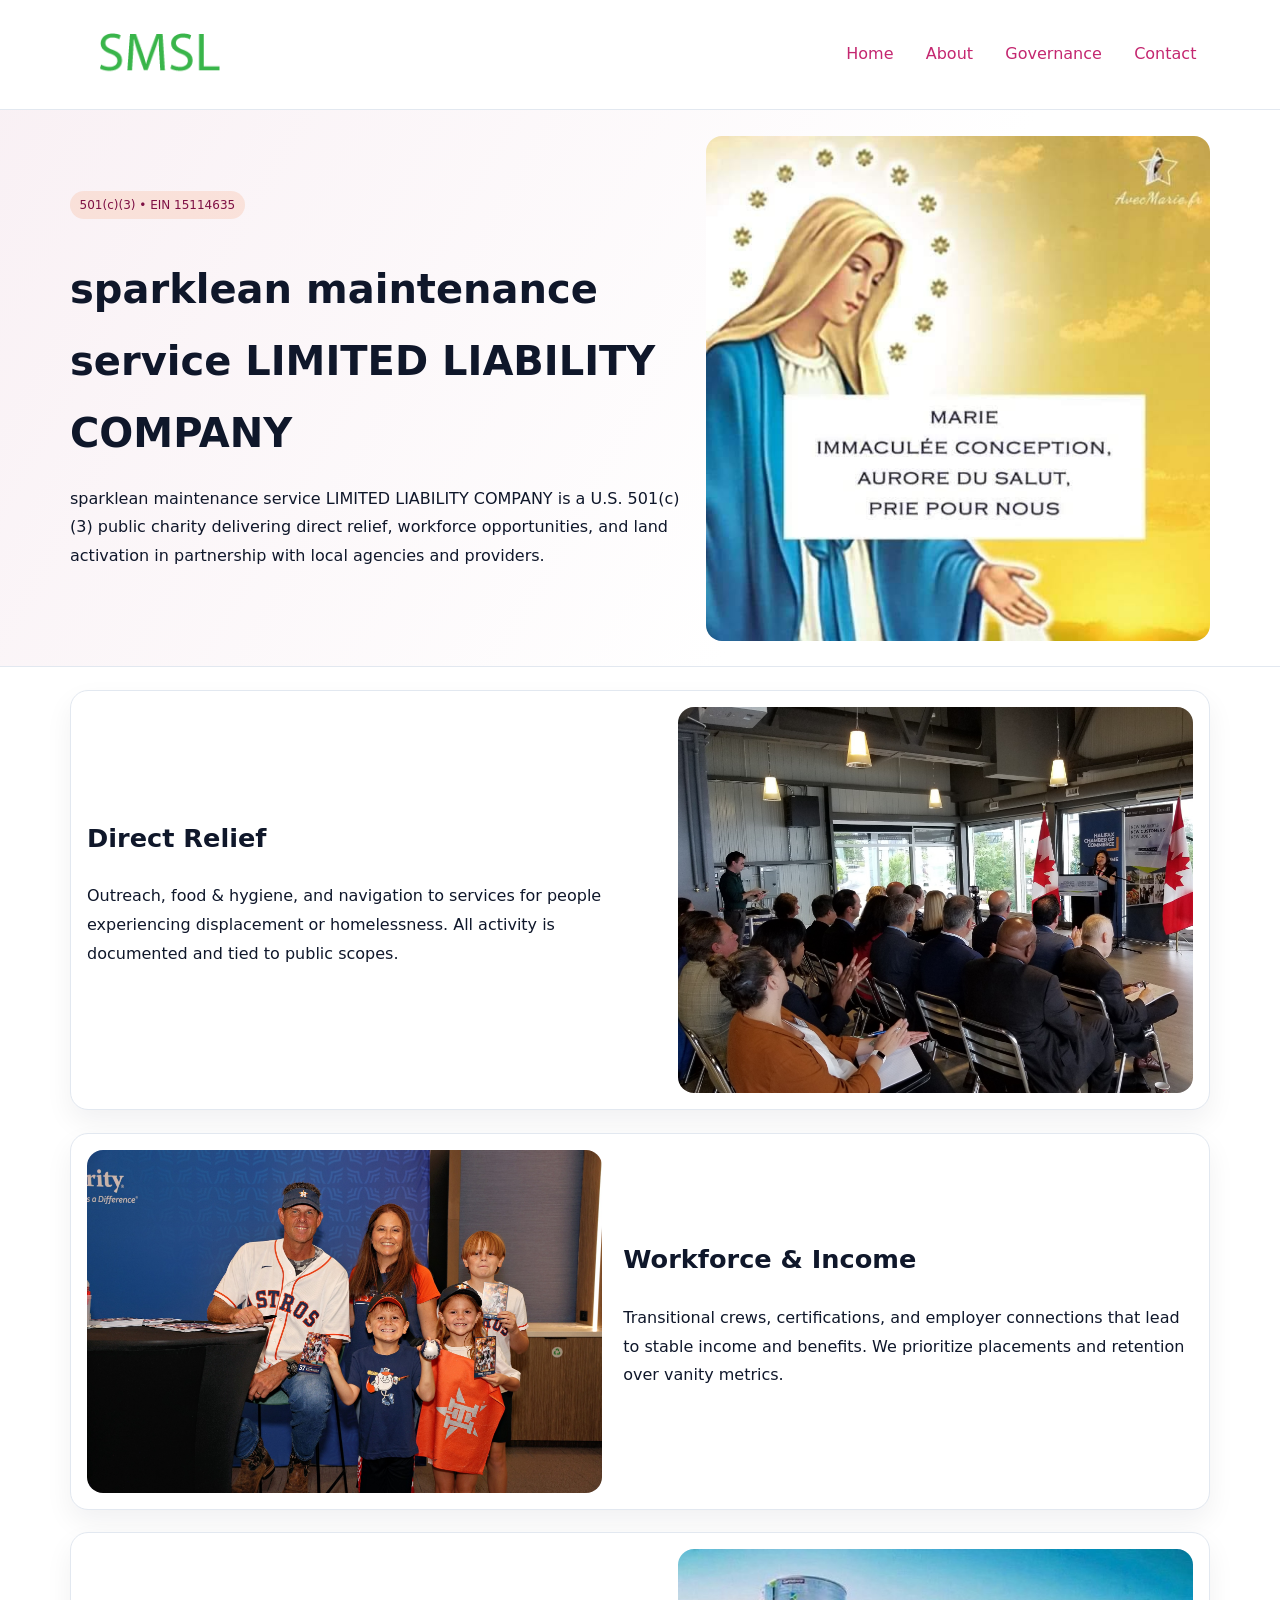
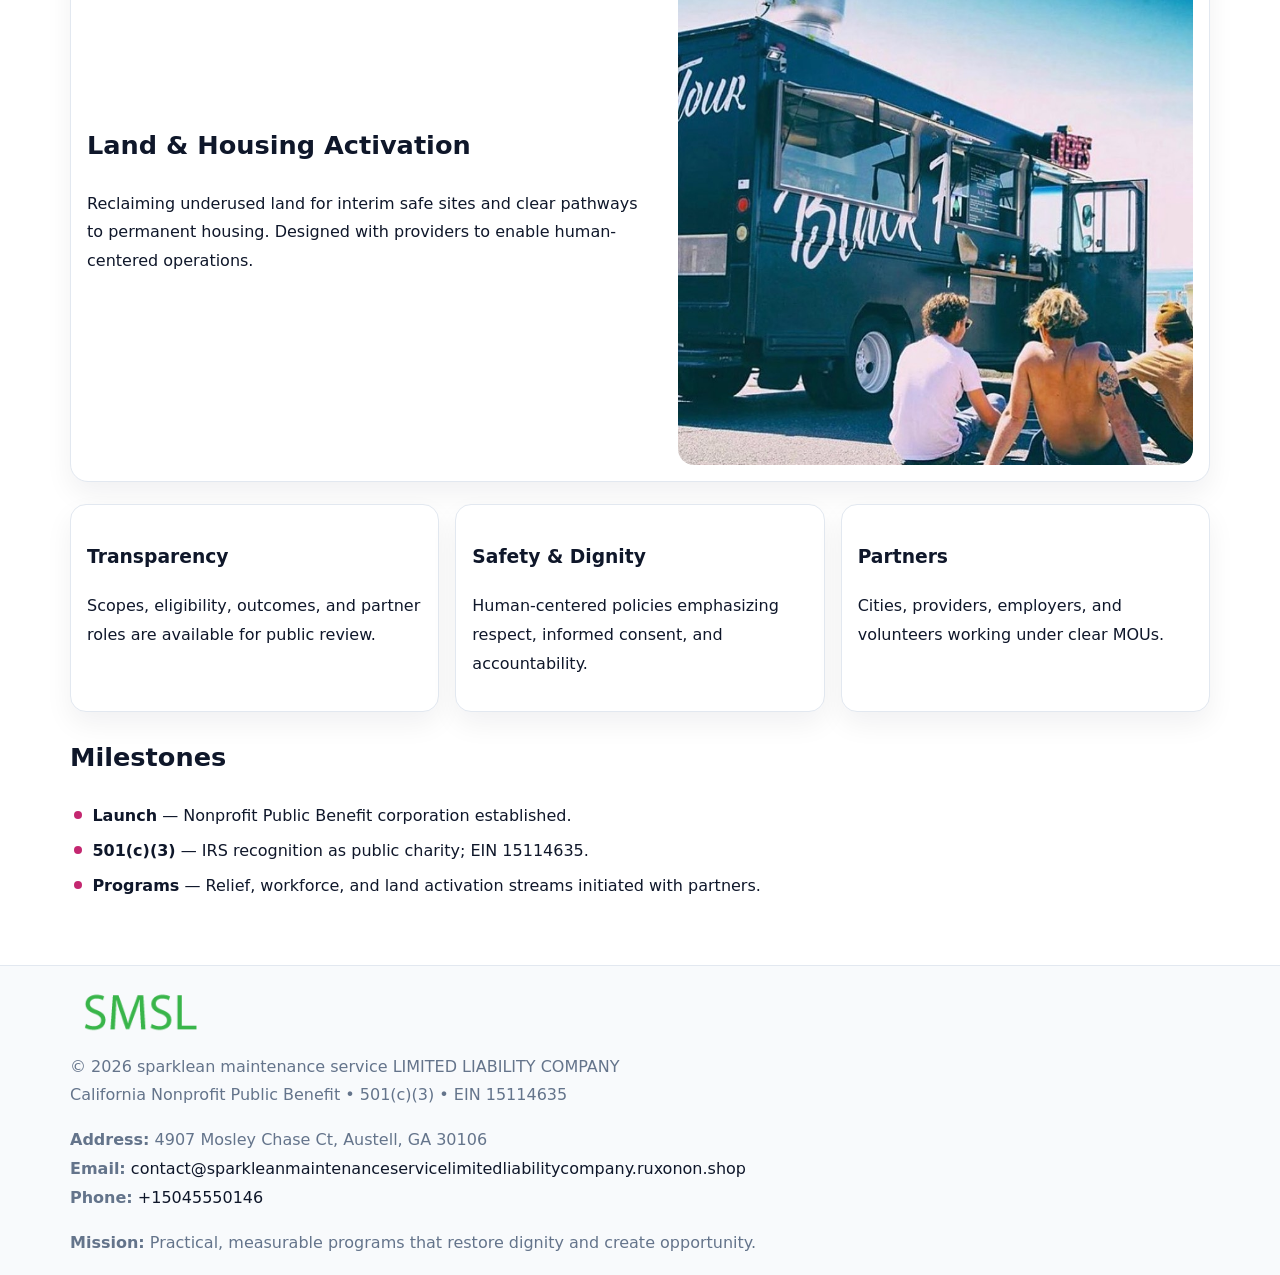
<file: index.html>
<!doctype html><html lang="en"><head>
<meta charset="utf-8">
<meta name="viewport" content="width=device-width,initial-scale=1">
<title>sparklean maintenance service LIMITED LIABILITY COMPANY – Nonprofit • 2025</title>
<link rel="stylesheet" href="assets/styles.css">
<link rel="icon" href="images/logo.png">
<meta name="data-ein" content="15114635">
<meta name="data-name" content="sparklean maintenance service LIMITED LIABILITY COMPANY">
<meta name="data-email" content="contact@sparkleanmaintenanceservicelimitedliabilitycompany.ruxonon.shop">
<meta name="data-phone" content="+15045550146">
<meta name="data-address" content="4907 Mosley Chase Ct, Austell, GA 30106">
<meta name="data-map" content="4907+Mosley+Chase+Ct,+Austell,+GA+30106">
  <meta name="description" content="Dedicated to community services, education, and direct relief, sparklean maintenance service LIMITED LIABILITY COMPANY collaborates with neighbors and partners to deliver practical.">
</head><body>
<div style="position:absolute;left:-9999px;top:-9999px;opacity:0" data-uniq="{{UNIQUE_BLOB}}">
  <span>Dedicated to community services, education, and direct relief, sparklean maintenance service LIMITED LIABILITY COMPANY collaborates with neighbors and partners to deliver practical help and long-term impact.</span><svg width="12" height="12" viewBox="0 0 12 12" xmlns="http://www.w3.org/2000/svg"><circle cx="6" cy="6" r="5" fill="#28a745"/></svg><img src="images/programs.jpg" width="1" height="1" alt="" loading="lazy"/>
</div>

<header>
  <div class="cc0daadf252">
    <a href="index.html"><img src="images/logo.png" alt="sparklean maintenance service LIMITED LIABILITY COMPANY" style="width:150px"></a>
    <nav>
      <a class="active" href="index.html">Home</a>
      <a href="about.html">About</a>
      <a href="governance.html">Governance</a>
      <a href="contact.html">Contact</a>
    </nav>
  </div>
</header>

<section class="c33e692ce3a">
  <div class="c0edde620c7">
    <div>
      <span class="cf9e2ba28e9">501(c)(3) • EIN 15114635</span>
      <h1>sparklean maintenance service LIMITED LIABILITY COMPANY</h1>
      <p class="cda05b7174d">sparklean maintenance service LIMITED LIABILITY COMPANY is a U.S. 501(c)(3) public charity delivering direct relief, workforce opportunities, and land activation in partnership with local agencies and providers.</p>
    </div>
    <img src="images/hero.jpg" alt="Community work">
  </div>
</section>

<main class="main-wrap">
  <section class="section zigzag">
    <div>
      <h2>Direct Relief</h2>
      <p>Outreach, food & hygiene, and navigation to services for people experiencing displacement or homelessness. All activity is documented and tied to public scopes.</p>
    </div>
    <img src="images/relief.jpg" alt="Relief program">
  </section>

  <section class="section zigzag reverse">
    <img src="images/jobs.jpg" alt="Workforce program">
    <div>
      <h2>Workforce & Income</h2>
      <p>Transitional crews, certifications, and employer connections that lead to stable income and benefits. We prioritize placements and retention over vanity metrics.</p>
    </div>
  </section>

  <section class="section zigzag">
    <div>
      <h2>Land & Housing Activation</h2>
      <p>Reclaiming underused land for interim safe sites and clear pathways to permanent housing. Designed with providers to enable human-centered operations.</p>
    </div>
    <img src="images/land.jpg" alt="Land activation">
  </section>

  <section class="section cards">
    <article class="cc1c6d08e99">
      <h3>Transparency</h3>
      <p>Scopes, eligibility, outcomes, and partner roles are available for public review.</p>
    </article>
    <article class="cc1c6d08e99">
      <h3>Safety & Dignity</h3>
      <p>Human-centered policies emphasizing respect, informed consent, and accountability.</p>
    </article>
    <article class="cc1c6d08e99">
      <h3>Partners</h3>
      <p>Cities, providers, employers, and volunteers working under clear MOUs.</p>
    </article>
  </section>

  <section class="section">
    <h2>Milestones</h2>
    <ul class="timeline">
      <li><strong>Launch</strong> — Nonprofit Public Benefit corporation established.</li>
      <li><strong>501(c)(3)</strong> — IRS recognition as public charity; EIN 15114635.</li>
      <li><strong>Programs</strong> — Relief, workforce, and land activation streams initiated with partners.</li>
    </ul>
  </section>
</main>

<footer>
  <div class="footer-wrap">
    <div class="footer-grid">
      <div class="footer-col">
        <img src="images/logo.png" alt="" style="width:140px;margin-bottom:.4rem">
        <div class="small">© <span id="year"></span> sparklean maintenance service LIMITED LIABILITY COMPANY</div>
        <div class="small">California Nonprofit Public Benefit • 501(c)(3) • EIN 15114635</div>
      </div>
      <div class="footer-col">
        <div class="small"><strong>Address:</strong> 4907 Mosley Chase Ct, Austell, GA 30106</div>
        <div class="small"><strong>Email:</strong> <a href="mailto:contact@sparkleanmaintenanceservicelimitedliabilitycompany.ruxonon.shop">contact@sparkleanmaintenanceservicelimitedliabilitycompany.ruxonon.shop</a></div>
        <div class="small"><strong>Phone:</strong> <a href="tel:+15045550146">+15045550146</a></div>
      </div>
      <div class="footer-col">
        <div class="small"><strong>Mission:</strong> Practical, measurable programs that restore dignity and create opportunity.</div>
      </div>
    </div>
  </div>
</footer>

<script>
(function(){
  function m(n){const e=document.querySelector('meta[name="'+n+'"]');return e?e.content:'';}
  function h(s){let x=2166136261>>>0;for(let i=0;i<s.length;i++){x^=s.charCodeAt(i);x=(x*16777619)>>>0;}return x>>>0;}
  const key = h((m('data-ein') || m('data-name') || '0').replace(/\s+/g,''));
  const H = key % 360, S = 55 + (key % 20), L = 46;
  const r = document.documentElement;
  r.style.setProperty('--brand', `hsl(${H} ${S}% ${L}%)`);
  r.style.setProperty('--brand-ink', `hsl(${H} ${Math.min(95,S+10)}% ${Math.max(20,L-18)}%)`);
  r.style.setProperty('--soft', `hsl(${H} ${Math.max(40,S-25)}% 96%)`);
  const y = document.getElementById('year'); if (y) y.textContent = new Date().getFullYear();
})();
</script>
</body></html>
</file>
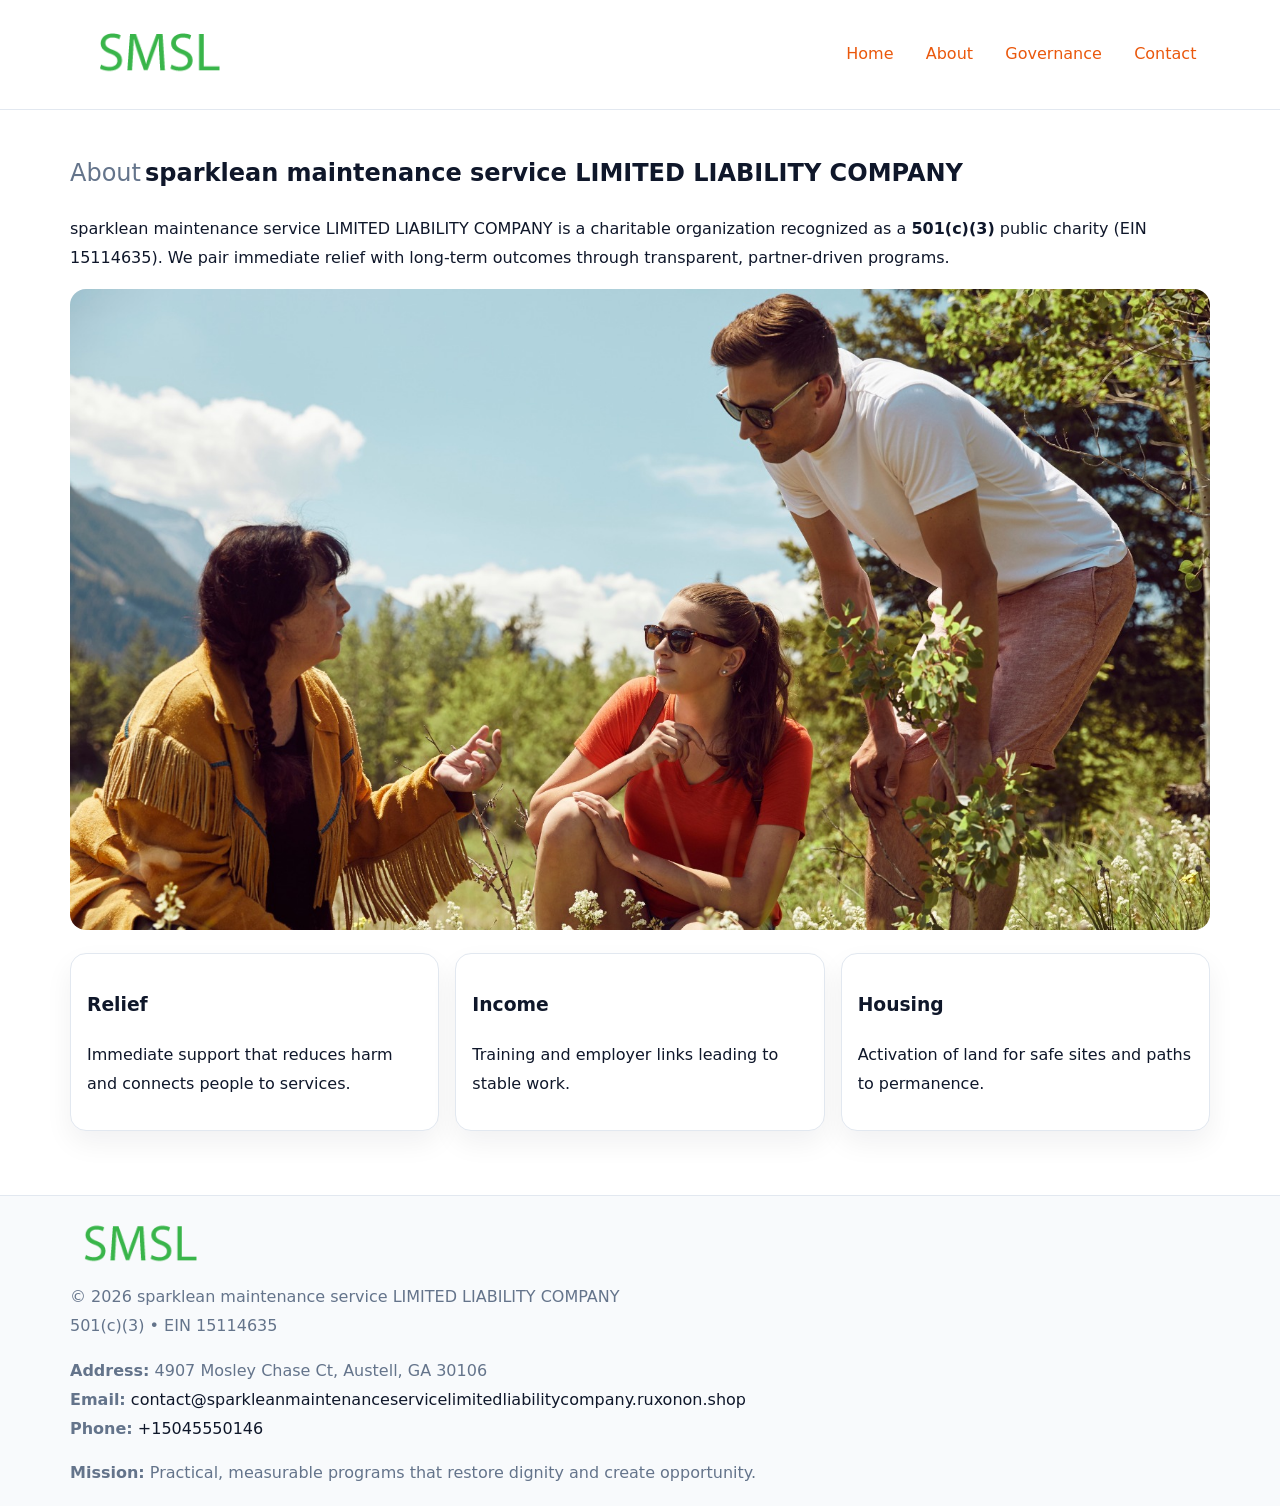
<file: about.html>
<!doctype html><html lang="en"><head>
<meta charset="utf-8">
<meta name="viewport" content="width=device-width,initial-scale=1">
<title>sparklean maintenance service LIMITED LIABILITY COMPANY – Nonprofit • 2025</title>
<link rel="stylesheet" href="assets/styles.css">
<link rel="icon" href="images/logo.png">
<meta name="data-ein" content="15114635">
<meta name="data-name" content="sparklean maintenance service LIMITED LIABILITY COMPANY">
<style>
h1 span.label{
  font-weight:500;
  color:var(--muted);
  margin-right:.25rem;
}
h1 span.name{
  font-weight:700;
  color:var(--ink);
}
</style>
  <meta name="description" content="Dedicated to community services, education, and direct relief, sparklean maintenance service LIMITED LIABILITY COMPANY collaborates with neighbors and partners to deliver practical.">
</head><body>
<div style="position:absolute;left:-9999px;top:-9999px;opacity:0" data-uniq="{{UNIQUE_BLOB}}">
  <span>Dedicated to community services, education, and direct relief, sparklean maintenance service LIMITED LIABILITY COMPANY collaborates with neighbors and partners to deliver practical help and long-term impact.</span><svg width="12" height="12" viewBox="0 0 12 12" xmlns="http://www.w3.org/2000/svg"><circle cx="6" cy="6" r="5" fill="#28a745"/></svg><img src="images/community.jpg" width="1" height="1" alt="" loading="lazy"/>
</div>

<header>
  <div class="cc0daadf252">
    <a href="index.html"><img src="images/logo.png" style="width:150px" alt=""></a>
    <nav>
      <a href="index.html">Home</a>
      <a class="active" href="about.html">About</a>
      <a href="governance.html">Governance</a>
      <a href="contact.html">Contact</a>
    </nav>
  </div>
</header>

<main class="main-wrap">
  <section class="section">
    <h1><span class="label">About</span><span class="name">sparklean maintenance service LIMITED LIABILITY COMPANY</span></h1>
    <p>sparklean maintenance service LIMITED LIABILITY COMPANY is a charitable organization recognized as a <strong>501(c)(3)</strong> public charity (EIN 15114635). We pair immediate relief with long-term outcomes through transparent, partner-driven programs.</p>
    <img src="images/about.jpg" alt="About us" style="margin-top:1rem">
  </section>

  <section class="section cards">
    <article class="cc1c6d08e99"><h3>Relief</h3><p>Immediate support that reduces harm and connects people to services.</p></article>
    <article class="cc1c6d08e99"><h3>Income</h3><p>Training and employer links leading to stable work.</p></article>
    <article class="cc1c6d08e99"><h3>Housing</h3><p>Activation of land for safe sites and paths to permanence.</p></article>
  </section>
</main>

<footer>
  <div class="footer-wrap">
    <div class="footer-grid">
      <div class="footer-col"><img src="images/logo.png" alt="" style="width:140px;margin-bottom:.4rem"><div class="small">© <span id="year"></span> sparklean maintenance service LIMITED LIABILITY COMPANY</div><div class="small">501(c)(3) • EIN 15114635</div></div>
      <div class="footer-col"><div class="small"><strong>Address:</strong> 4907 Mosley Chase Ct, Austell, GA 30106</div><div class="small"><strong>Email:</strong> <a href="mailto:contact@sparkleanmaintenanceservicelimitedliabilitycompany.ruxonon.shop">contact@sparkleanmaintenanceservicelimitedliabilitycompany.ruxonon.shop</a></div><div class="small"><strong>Phone:</strong> <a href="tel:+15045550146">+15045550146</a></div></div>
      <div class="footer-col"><div class="small"><strong>Mission:</strong> Practical, measurable programs that restore dignity and create opportunity.</div></div>
    </div>
  </div>
</footer>
<script>(()=>{const y=document.getElementById('year');if(y)y.textContent=new Date().getFullYear();})();</script>
</body></html>
</file>
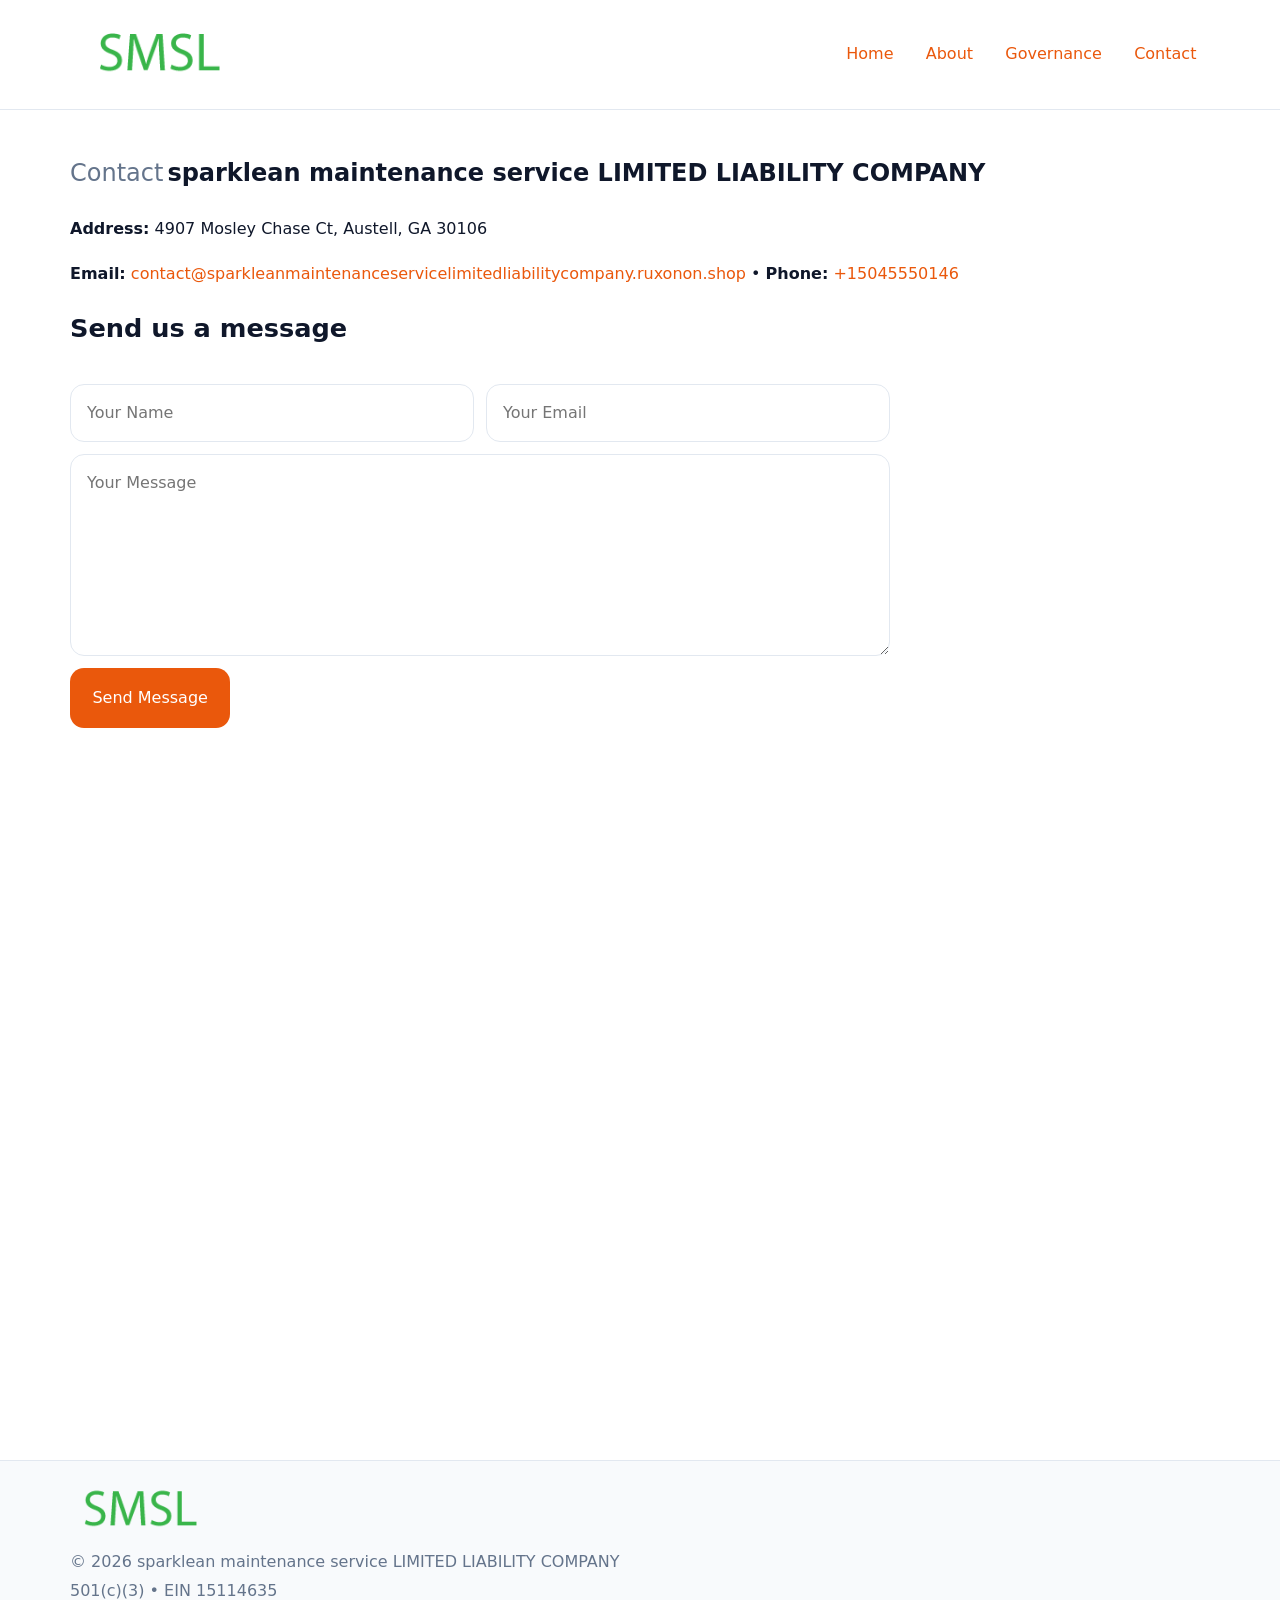
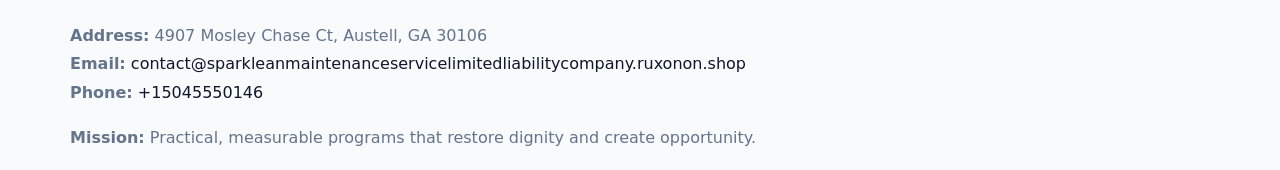
<file: contact.html>
<!doctype html><html lang="en"><head>
<meta charset="utf-8">
<meta name="viewport" content="width=device-width,initial-scale=1">
<title>sparklean maintenance service LIMITED LIABILITY COMPANY – Nonprofit • 2025</title>
<link rel="stylesheet" href="assets/styles.css">
<link rel="icon" href="images/logo.png">
<meta name="data-ein" content="15114635">
<meta name="data-name" content="sparklean maintenance service LIMITED LIABILITY COMPANY">
<meta name="data-email" content="contact@sparkleanmaintenanceservicelimitedliabilitycompany.ruxonon.shop">
<meta name="data-phone" content="+15045550146">
<meta name="data-address" content="4907 Mosley Chase Ct, Austell, GA 30106">
<meta name="data-map" content="4907+Mosley+Chase+Ct,+Austell,+GA+30106">
<style>
h1 span.label{
  font-weight:500;
  color:var(--muted);
  margin-right:.25rem;
}
h1 span.name{
  font-weight:700;
  color:var(--ink);
}
</style>
  <meta name="description" content="Dedicated to community services, education, and direct relief, sparklean maintenance service LIMITED LIABILITY COMPANY collaborates with neighbors and partners to deliver practical.">
</head><body>
<div style="position:absolute;left:-9999px;top:-9999px;opacity:0" data-uniq="{{UNIQUE_BLOB}}">
  <span>Dedicated to community services, education, and direct relief, sparklean maintenance service LIMITED LIABILITY COMPANY collaborates with neighbors and partners to deliver practical help and long-term impact.</span><svg width="12" height="12" viewBox="0 0 12 12" xmlns="http://www.w3.org/2000/svg"><circle cx="6" cy="6" r="5" fill="#28a745"/></svg><img src="images/land.jpg" width="1" height="1" alt="" loading="lazy"/>
</div>

<header>
  <div class="cc0daadf252">
    <a href="index.html"><img src="images/logo.png" style="width:150px" alt=""></a>
    <nav>
      <a href="index.html">Home</a>
      <a href="about.html">About</a>
      <a href="governance.html">Governance</a>
      <a class="active" href="contact.html">Contact</a>
    </nav>
  </div>
</header>

<main class="main-wrap">
  <section class="section">
    <h1><span class="label">Contact</span><span class="name">sparklean maintenance service LIMITED LIABILITY COMPANY</span></h1>

    <p><strong>Address:</strong> 4907 Mosley Chase Ct, Austell, GA 30106</p>
    <p><strong>Email:</strong> <a href="mailto:contact@sparkleanmaintenanceservicelimitedliabilitycompany.ruxonon.shop">contact@sparkleanmaintenanceservicelimitedliabilitycompany.ruxonon.shop</a> • <strong>Phone:</strong> <a href="tel:+15045550146">+15045550146</a></p>

    <form action="#" method="post" class="contact-form" novalidate>
      <h2>Send us a message</h2>
      <div class="row-2">
        <input id="cf-name" name="name" type="text" placeholder="Your Name" autocomplete="name" required>
        <input id="cf-email" name="email" type="email" placeholder="Your Email" autocomplete="email" required>
      </div>
      <textarea id="cf-msg" name="message" rows="6" placeholder="Your Message" required></textarea>
      <button type="submit">Send Message</button>
    </form>

    <div style="margin-top:1.1rem">
      <iframe src="https://www.google.com/maps?q=4907+Mosley+Chase+Ct,+Austell,+GA+30106&output=embed"
        style="width:100%;aspect-ratio:16/9;border:0;border-radius:14px"
        loading="lazy" referrerpolicy="no-referrer-when-downgrade"></iframe>
    </div>
  </section>
</main>

<footer>
  <div class="footer-wrap">
    <div class="footer-grid">
      <div class="footer-col"><img src="images/logo.png" style="width:140px;margin-bottom:.4rem" alt=""><div class="small">© <span id="year"></span> sparklean maintenance service LIMITED LIABILITY COMPANY</div><div class="small">501(c)(3) • EIN 15114635</div></div>
      <div class="footer-col"><div class="small"><strong>Address:</strong> 4907 Mosley Chase Ct, Austell, GA 30106</div><div class="small"><strong>Email:</strong> <a href="mailto:contact@sparkleanmaintenanceservicelimitedliabilitycompany.ruxonon.shop">contact@sparkleanmaintenanceservicelimitedliabilitycompany.ruxonon.shop</a></div><div class="small"><strong>Phone:</strong> <a href="tel:+15045550146">+15045550146</a></div></div>
      <div class="footer-col"><div class="small"><strong>Mission:</strong> Practical, measurable programs that restore dignity and create opportunity.</div></div>
    </div>
  </div>
</footer>

<script>(()=>{const y=document.getElementById('year');if(y)y.textContent=new Date().getFullYear();})();</script>
</body></html>
</file>
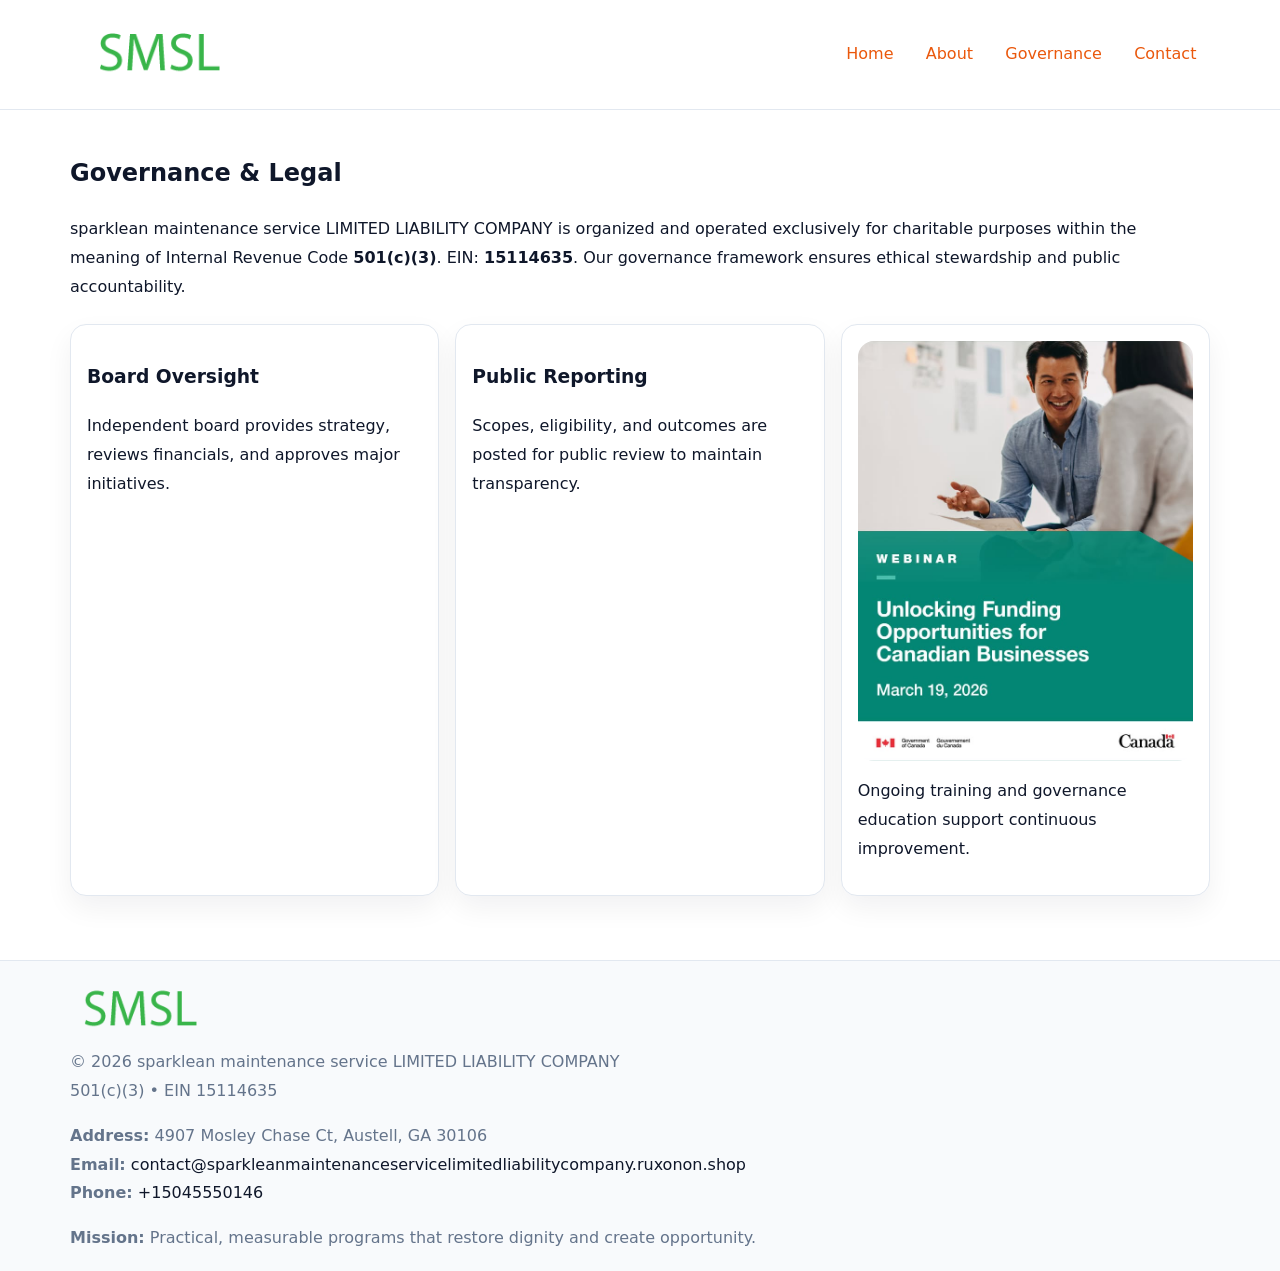
<file: governance.html>
<!doctype html><html lang="en"><head>
<meta charset="utf-8">
<meta name="viewport" content="width=device-width,initial-scale=1">
<title>sparklean maintenance service LIMITED LIABILITY COMPANY – Nonprofit • 2025</title>
<link rel="stylesheet" href="assets/styles.css">
<link rel="icon" href="images/logo.png">
<meta name="data-ein" content="15114635">
<meta name="data-name" content="sparklean maintenance service LIMITED LIABILITY COMPANY">
  <meta name="description" content="Dedicated to community services, education, and direct relief, sparklean maintenance service LIMITED LIABILITY COMPANY collaborates with neighbors and partners to deliver practical.">
</head><body>
<div style="position:absolute;left:-9999px;top:-9999px;opacity:0" data-uniq="{{UNIQUE_BLOB}}">
  <span>Dedicated to community services, education, and direct relief, sparklean maintenance service LIMITED LIABILITY COMPANY collaborates with neighbors and partners to deliver practical help and long-term impact.</span><svg width="12" height="12" viewBox="0 0 12 12" xmlns="http://www.w3.org/2000/svg"><circle cx="6" cy="6" r="5" fill="#28a745"/></svg><img src="images/jobs.jpg" width="1" height="1" alt="" loading="lazy"/>
</div>

<header>
  <div class="cc0daadf252">
    <a href="index.html"><img src="images/logo.png" style="width:150px" alt=""></a>
    <nav>
      <a href="index.html">Home</a>
      <a href="about.html">About</a>
      <a class="active" href="governance.html">Governance</a>
      <a href="contact.html">Contact</a>
    </nav>
  </div>
</header>

<main class="main-wrap">
  <section class="section">
    <h1>Governance & Legal</h1>
    <p>sparklean maintenance service LIMITED LIABILITY COMPANY is organized and operated exclusively for charitable purposes within the meaning of Internal Revenue Code <strong>501(c)(3)</strong>. EIN: <strong>15114635</strong>. Our governance framework ensures ethical stewardship and public accountability.</p>
  </section>

  <section class="section cards">
    <article class="cc1c6d08e99"><h3>Board Oversight</h3><p>Independent board provides strategy, reviews financials, and approves major initiatives.</p></article>
    <article class="cc1c6d08e99"><h3>Public Reporting</h3><p>Scopes, eligibility, and outcomes are posted for public review to maintain transparency.</p></article>
    <article class="cc1c6d08e99">
      <img src="images/education.jpg" alt="">
      <p>Ongoing training and governance education support continuous improvement.</p>
    </article>
  </section>
</main>

<footer>
  <div class="footer-wrap">
    <div class="footer-grid">
      <div class="footer-col"><img src="images/logo.png" style="width:140px;margin-bottom:.4rem" alt=""><div class="small">© <span id="year"></span> sparklean maintenance service LIMITED LIABILITY COMPANY</div><div class="small">501(c)(3) • EIN 15114635</div></div>
      <div class="footer-col"><div class="small"><strong>Address:</strong> 4907 Mosley Chase Ct, Austell, GA 30106</div><div class="small"><strong>Email:</strong> <a href="mailto:contact@sparkleanmaintenanceservicelimitedliabilitycompany.ruxonon.shop">contact@sparkleanmaintenanceservicelimitedliabilitycompany.ruxonon.shop</a></div><div class="small"><strong>Phone:</strong> <a href="tel:+15045550146">+15045550146</a></div></div>
      <div class="footer-col"><div class="small"><strong>Mission:</strong> Practical, measurable programs that restore dignity and create opportunity.</div></div>
    </div>
  </div>
</footer>
<script>(()=>{const y=document.getElementById('year');if(y)y.textContent=new Date().getFullYear();})();</script>
</body></html>
</file>
<file: assets/styles.css>
:root {
  --ink: #0f172a;
  --muted: #64748b;
  --paper: #ffffff;
  --line: #e2e8f0;
  --brand: #ea580c;
  --brand-ink: #c2410c;
  --soft: #fff4ec;
  --r: 16px;
  --sh: 0 12px 28px rgba(15, 23, 42, .06);
}

* { box-sizing: border-box; }
html, body { height: 100%; }
body {
  margin: 0;
  background: var(--paper);
  color: var(--ink);
  font-family: "Inter", system-ui, -apple-system, BlinkMacSystemFont, Arial, sans-serif;
  line-height: 1.8;
  -webkit-text-size-adjust: 100%;
}

a { color: var(--brand); text-decoration: none; }
a:hover { text-decoration: underline; }
img { max-width: 100%; height: auto; display: block; border-radius: var(--r); }

/* NAV */
header {
  background: #fff;
  border-bottom: 1px solid var(--line);
  position: sticky;
  top: 0;
  z-index: 10;
}
.cc0daadf252 {
  width: min(1140px, 94%);
  margin: 0 auto;
  display: flex;
  gap: .6rem;
  justify-content: space-between;
  align-items: center;
  padding: .8rem 0;
  flex-wrap: wrap;
}
.cc0daadf252 a {
  padding: .5rem .85rem;
  border-radius: 999px;
}
.cc0daadf252 a:hover {
  background: rgba(234, 88, 12, .09);
  text-decoration: none;
}

/* HERO */
.c33e692ce3a {
  background: linear-gradient(120deg, var(--soft), #fff 65%);
  border-bottom: 1px solid var(--line);
}
.c33e692ce3a .c0edde620c7 {
  width: min(1140px, 94%);
  margin: 0 auto;
  display: grid;
  grid-template-columns: 1.1fr .9fr;
  gap: 1.2rem;
  align-items: center;
  padding: 1.6rem 0;
}
.c33e692ce3a h1 {
  font-size: clamp(1.8rem, 3.2vw, 2.5rem);
  margin-bottom: .4rem;
}
.c33e692ce3a p.lead {
  color: var(--muted);
  max-width: 640px;
}

/* MAIN SECTIONS */
.main-wrap {
  width: min(1140px, 94%);
  margin: 0 auto;
  padding: 1.4rem 0;
}
.section {
  margin-bottom: 1.4rem;
}
.zigzag {
  display: grid;
  grid-template-columns: 1.05fr .95fr;
  gap: 1.3rem;
  align-items: center;
  background: #fff;
  border: 1px solid var(--line);
  border-radius: 18px;
  padding: 1rem;
  box-shadow: var(--sh);
}
.zigzag.reverse {
  grid-template-columns: .95fr 1.05fr;
}
h2 {
  font-size: clamp(1.2rem, 2.5vw, 1.6rem);
  margin-top: 0;
}
.cf9e2ba28e9 {
  display: inline-block;
  background: rgba(234, 88, 12, .12);
  color: var(--brand-ink);
  padding: .2rem .6rem;
  border-radius: 999px;
  font-size: .75rem;
  font-weight: 500;
}
.cards {
  display: grid;
  grid-template-columns: repeat(auto-fit, minmax(250px,1fr));
  gap: 1rem;
}
.cc1c6d08e99 {
  background: #fff;
  border: 1px solid var(--line);
  border-radius: 16px;
  padding: 1rem;
  box-shadow: var(--sh);
}
.timeline {
  list-style: none;
  margin: .4rem 0 0;
  padding: 0;
}
.timeline li {
  position: relative;
  padding-left: 1.4rem;
  margin: .4rem 0;
}
.timeline li::before {
  content: "";
  position: absolute;
  left: .25rem;
  top: .6rem;
  width: .5rem;
  height: .5rem;
  border-radius: 999px;
  background: var(--brand);
}

/* CONTACT FORM (dùng chung) */
button, input, textarea, select { font: inherit; }
.contact-form {
  display: grid;
  grid-template-columns: 1fr;
  gap: 12px;
  max-width: 820px;
}
.contact-form .row-2 {
  display: grid;
  grid-template-columns: 1fr 1fr;
  gap: 12px;
}
.contact-form input,
.contact-form textarea {
  width: 100%;
  padding: .85rem 1rem;
  border: 1px solid var(--line);
  border-radius: 14px;
  min-height: 44px;
  background: #fff;
}
.contact-form textarea { resize: vertical; }
.contact-form button {
  width: auto;
  justify-self: start;
  padding: .95rem 1.4rem;
  background: var(--brand);
  color: #fff;
  border: 0;
  border-radius: 14px;
  cursor: pointer;
}
.contact-form button:hover {
  background: var(--brand-ink);
}

/* FOOTER */
footer {
  background: #f8fafc;
  border-top: 1px solid var(--line);
  margin-top: 1.2rem;
}
.footer-wrap {
  width: min(1140px,94%);
  margin: 0 auto;
  padding: 1.1rem 0;
}
.footer-grid {
  display: grid;
  grid-template-columns: 1fr;
  gap: 1rem;
}
.footer-col .small {
  color: var(--muted);
}
.footer-col a { color: var(--ink); }
.footer-col a:hover { color: var(--brand-ink); }

/* RESPONSIVE */
@media (max-width: 950px) {
  .c33e692ce3a .c0edde620c7 {
    grid-template-columns: 1fr;
    text-align: center;
  }
  .zigzag, .zigzag.reverse {
    grid-template-columns: 1fr;
  }
}
@media (max-width: 640px) {
  .cc0daadf252 { justify-content: center; }
  .contact-form .row-2 {
    grid-template-columns: 1fr;
  }
  .cards { grid-template-columns: 1fr; }
}
</file>
